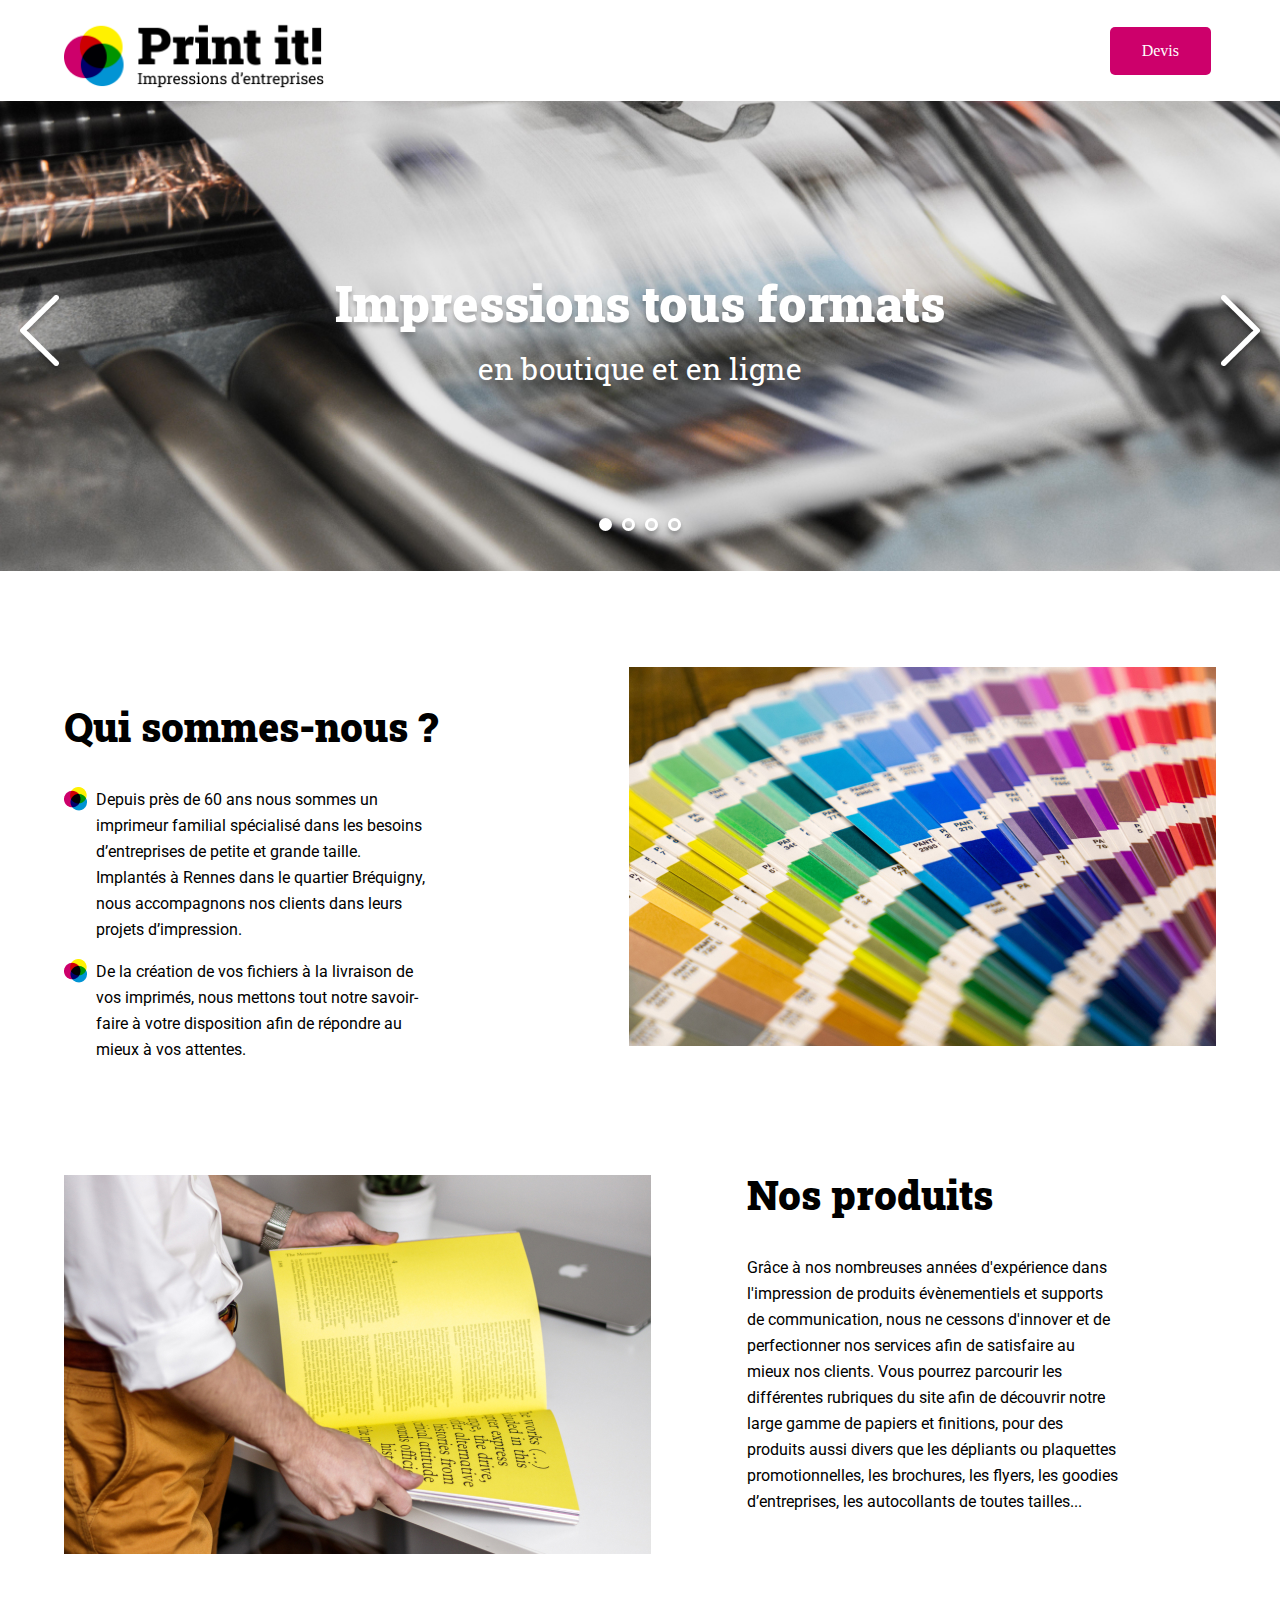
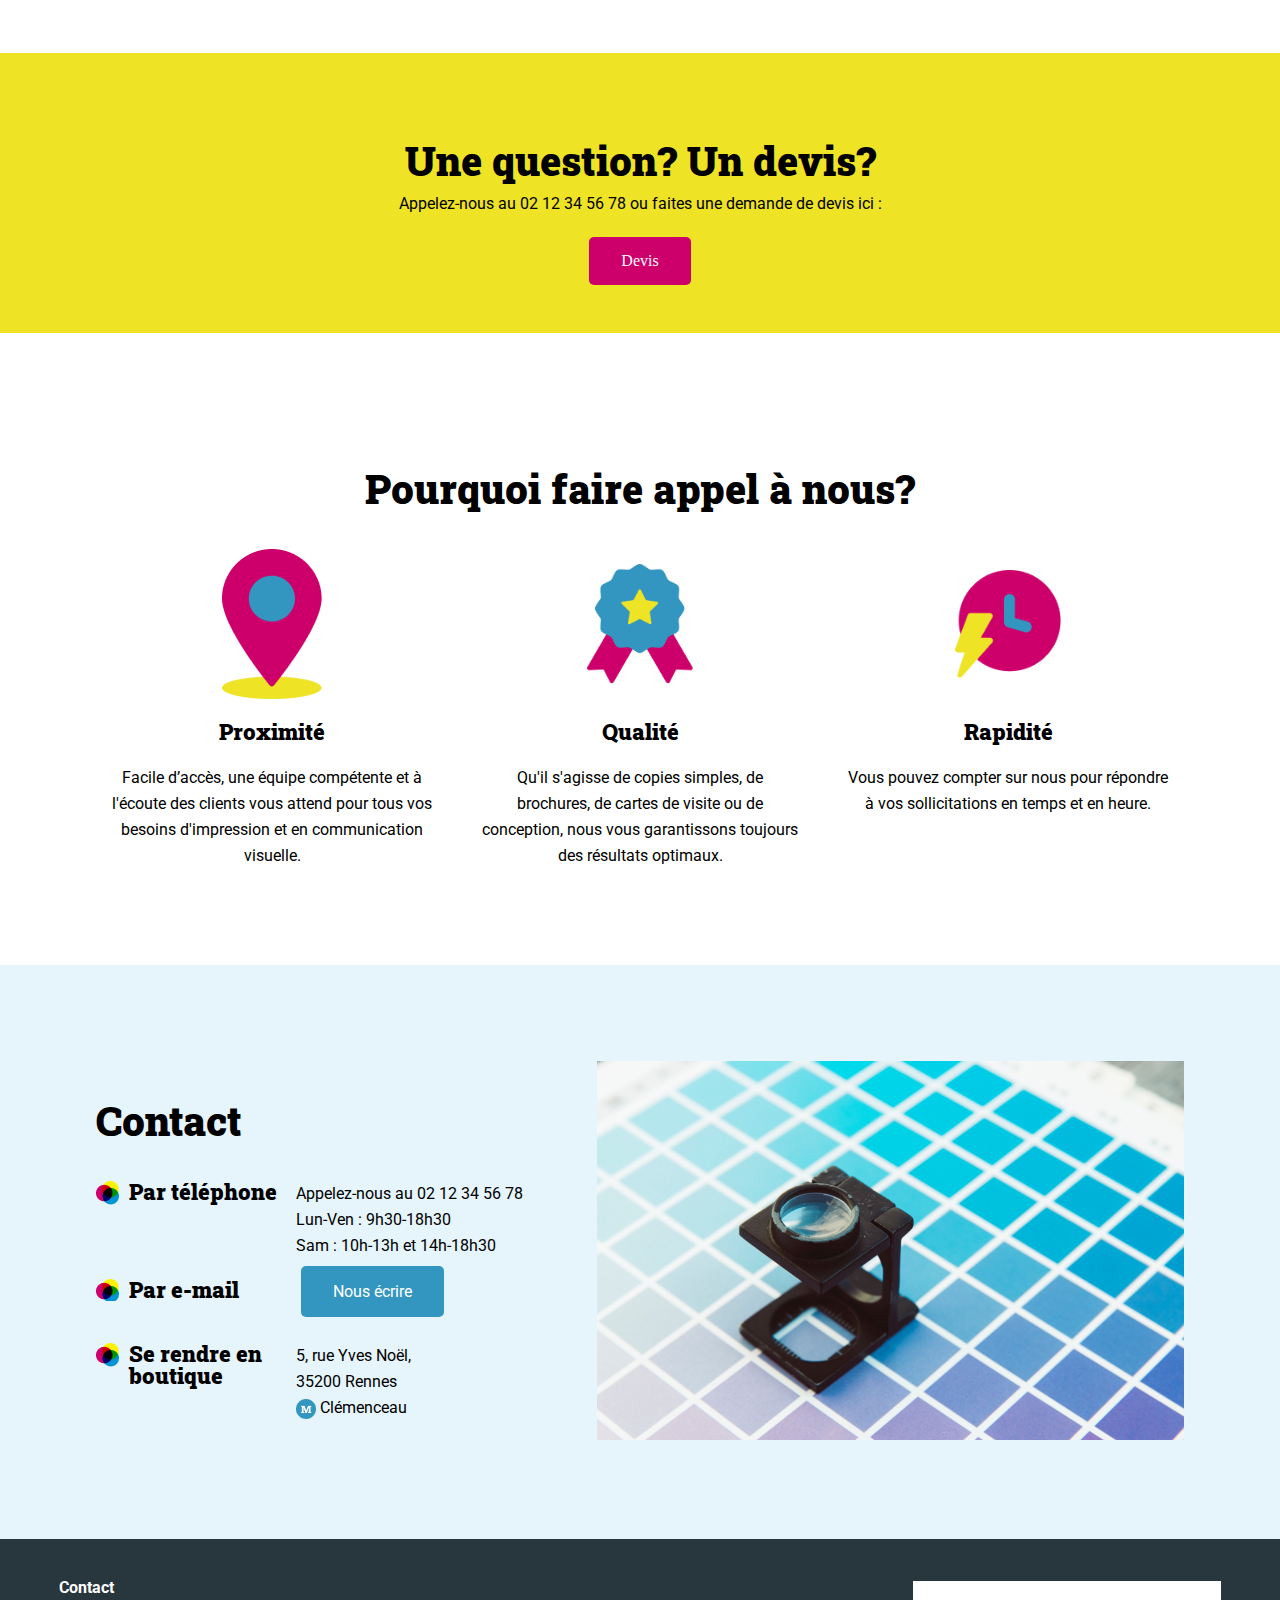
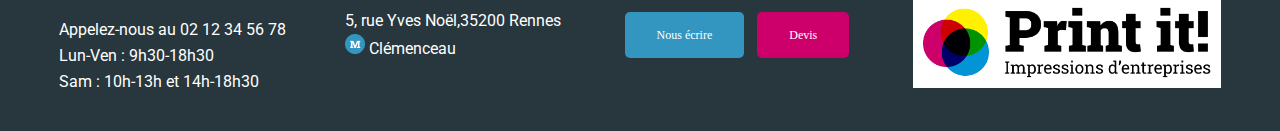
<file: index.html>
<!DOCTYPE html>
<html lang="fr">
<head>
	<meta charset="UTF-8">
	<meta name="viewport" content="width=device-width, initial-scale=1.0">
	<title>Print it ! - Impressions d'entreprise</title>
	<link rel="stylesheet" href="./assets/style.css">
	<link rel="preconnect" href="https://fonts.googleapis.com">
	<link rel="preconnect" href="https://fonts.gstatic.com" crossorigin>
	<link href="https://fonts.googleapis.com/css2?family=Roboto:wght@400;700&family=Roboto+Slab:wght@400;900&display=swap" rel="stylesheet">
	<script src="assets/script.js" defer></script>
</head>
<body>
<header class="container">
	<h1>
		<img class="logo" src="./assets/images/logo.png" alt="Print it ! Impressions d'entreprises" >
	</h1>
	<a class="btn devis" href="mailto:contact@print-it.tld">Devis</a>
</header>
<main>
	<div id="banner">
		<img class="banner-img" src="./assets/images/slideshow/slide1.jpg" alt="Banner Print-it">
		<button class="arrow arrow_left">
			<img src="assets/images/arrow_left.png" alt="Flèche de gauche">
		</button>
		<button class="arrow arrow_right">
			<img src="assets/images/arrow_right.png" alt="Flèche de droite">
		</button>
		<p>Impressions tous formats <span>en boutique et en ligne</span></p>
		<div class="dots">
			<i class="dot dot_selected" href=""></i>
			<i class="dot" href=""></i>
			<i class="dot" href=""></i>
			<i class="dot" href=""></i>
		</div>
	</div>
	<section id="about-us" class="container">
		<div>
			<h2>Qui sommes-nous ?</h2>
			<ul>
				<li>Depuis près de 60 ans nous sommes un imprimeur familial spécialisé dans les besoins d’entreprises de petite et grande taille. Implantés à Rennes dans le quartier Bréquigny, nous accompagnons nos clients dans leurs projets d’impression.</li>
				<li>De la création de vos fichiers à la livraison de vos imprimés, nous mettons tout notre savoir-faire à votre disposition afin de répondre au mieux à vos attentes.</li>
			</ul>
		</div>
		<aside>
			<img src="./assets/images/colors.jpg" alt="palette multicolore">
		</aside>
	</section>
	<section id="products" class="container">
		<div>
			<h2>Nos produits</h2>
			<p>Grâce à nos nombreuses années d'expérience dans l'impression de produits évènementiels et supports de communication, nous ne cessons d'innover et de perfectionner nos services afin de satisfaire au mieux nos clients. Vous pourrez parcourir les différentes rubriques du site afin de découvrir notre large gamme de papiers et finitions, pour des produits aussi divers que les dépliants ou plaquettes promotionnelles, les brochures, les flyers, les goodies d’entreprises, les autocollants de toutes tailles... </p>
		</div>
		<aside>
			<img src="./assets/images/yellow-book.jpg" alt="Imprimeur avec un livre jaune dans les mains">
		</aside>

	</section>
	<section id="question" class="bg-yellow">
		<h2>Une question? Un devis?</h2>
		<p>Appelez-nous au 02 12 34 56 78 ou faites une demande de devis ici :</p>
		<a href="mailto:contact@print-it.tld" class="btn devis">Devis</a>
	</section>
	<section id="why-us" class="container">
		<h2>Pourquoi faire appel à nous?</h2>
		<div>
			<article>
				<img src="./assets/images/proximity-icon.png" alt="Icone Proximité">
				<h3>Proximité</h3>
				<p>Facile d’accès, une équipe compétente et à l'écoute des clients vous attend pour tous vos besoins d'impression et en communication visuelle.</p>
			</article>
			<article>
				<img src="./assets/images/quality-icon.png" alt="Icone Qualité">
				<h3>Qualité</h3>
				<p>Qu'il s'agisse de copies simples, de brochures, de cartes de visite ou de conception, nous vous garantissons toujours des résultats optimaux.</p>
			</article>
			<article>
				<img src="./assets/images/speedy-icon.png" alt="Rapidité Qualité">
				<h3>Rapidité</h3>
				<p>Vous pouvez compter sur nous pour répondre à vos sollicitations en temps et en heure.</p>
			</article>
		</div>
	</section>
	<section id="contact" class="bg-lightblue">
		<div class="container">
			<div>
				<h2>Contact</h2>
				<div>
					<h3>Par téléphone</h3>
					<ul>
						<li>Appelez-nous au 02 12 34 56 78</li>
						<li>Lun-Ven : 9h30-18h30</li>
						<li>Sam : 10h-13h et 14h-18h30</li>
					</ul>
				</div>
				<div>
					<h3>Par e-mail</h3>
					<p>
						<a href="mailto:contact@print-it.tld" class="btn">Nous écrire</a>
					</p>
				</div>
				<div>
					<h3>Se rendre en boutique</h3>
					<p>5, rue Yves Noël,<br>
						35200 Rennes<br>
						<img class="inline-icon" src="./assets/images/metro.png" alt="metro"/> Clémenceau</p>
				</div>
			</div>
			<div>
				<img src="./assets/images/magnifying-glass.jpg" alt="Loupe avec palette bleue">
			</div>

		</div>
	</section>
</main>
<footer>
	<div>
		<p class="footer-contact">Contact</p>
		<ul>
			<li>Appelez-nous au 02 12 34 56 78</li>
			<li>Lun-Ven : 9h30-18h30</li>
			<li>Sam : 10h-13h et 14h-18h30</li>
		</ul>
	</div>
	<div>
		<p>5, rue Yves Noël,35200 Rennes<br>
			<img src="./assets/images/metro.png" alt="metro"/> Clémenceau</p>
	</div>
	<div>
		<a href="mailto:contact@print-it.tld" class="btn">Nous écrire</a>
		<a href="mailto:contact@print-it.tld?subject=Demande&nbsp;de&nbsp;devis" class="btn devis">Devis</a>
	</div>
	<div>
		<img class="footer-logo" src="./assets/images/logo.png" alt="Print it ! Impressions d'entreprises" >
	</div>
</footer>
<script src="./assets/script.js"></script>
</body>
</html>
</file>
<file: assets/style.css>
/* variables declaration */
:root {
	--primary-color: #3396C0;
	--secondary-color: #CD006B;
	--third-color: #EEE325;
}

/* Reset CSS */
* {
	-webkit-box-sizing: border-box;
	-moz-box-sizing: border-box;
	box-sizing: border-box;
}
html, body, div, span, applet, object, iframe,
h1, h2, h3, h4, h5, h6, p, blockquote, pre,
a, abbr, acronym, address, big, cite, code,
del, dfn, em, img, ins, kbd, q, s, samp,
small, strike, strong, sub, sup, tt, var,
b, u, i, center,
dl, dt, dd, ol, ul, li,
fieldset, form, label, legend,
table, caption, tbody, tfoot, thead, tr, th, td,
article, aside, canvas, details, embed,
figure, figcaption, footer, header, hgroup,
menu, nav, output, ruby, section, summary,
time, mark, audio, video {
	margin: 0;
	padding: 0;
	border: 0;
	font: inherit;
	font-size: 100%;
	vertical-align: baseline;
}
/* HTML5 display-role reset for older browsers */
article, aside, details, figcaption, figure,
footer, header, hgroup, menu, nav, section {
	display: block;
}
body {
	line-height: 1;
}
ol, ul {
	list-style: none;
}
blockquote, q {
	quotes: none;
}
blockquote:before, blockquote:after,
q:before, q:after {
	content: none;
}
table {
	border-collapse: collapse;
	border-spacing: 0;
}
body {

}
section {
	margin-block: 6em;
}
h2 {
	font-family: 'Roboto Slab', sans-serif;
	font-size: 40px;
	font-weight: 900;
	margin-block: 1em;
}
h3{
	font-family: 'Roboto Slab', sans-serif;
	font-size: 22px;
	font-weight: 900;
	margin-block: 1em;
}

p, li {
	font-family: Roboto, sans-serif;
	font-size: 16px;
	line-height: 26px;
}
.container {
	max-width: 1440px;
	margin-inline:auto;
	padding-inline: 5%;
}
header {
	display: flex;
	justify-content: space-between;
	align-items: center;
}
.logo{
	width: 260px;
	margin-block: 10px;
}

.btn {
	background-color: var(--primary-color) ;
	padding: 16px 32px;
	margin-inline:5px;
	border-radius: 5px;
	color: white;
	text-decoration: none;
}
.devis {
	background-color: var(--secondary-color);
}

#banner {
	display: flex;
	flex-direction: column;
	align-items: center;
	justify-content: center;
	width: 100%;
	min-height: 470px;
	position: relative;
}
.banner-img {
	position: absolute;
	width: 100%;
	height: 100%;
	z-index: -1;
	object-fit: cover;
	object-position: center;
}
/* Code CSS en prévision de l'ajout d'un carousel pour la bannière */
/* Gestion des fleches du carrousel */
#banner .arrow {
	position: absolute;
	border: none;
	outline: none;
	background: transparent;
}
#banner .arrow_left {
	left: 10px;
}
#banner .arrow_right {
	right: 10px;
}
/* Gestion des points du carrousel */
.dots {
	position: absolute;
	bottom: 40px;
	display: flex;
}
.dot {
	margin-inline: 5px;
	width: 13px;
	height: 13px;
	background-color: #ffffff00;
	border: 3px solid #fff;
	border-radius: 100%;
	box-shadow: 0 4px 4px rgba(0, 0, 0, 0.25);;
}
.dot_selected {
	background-color: #fff;
}
/* Fin du code CSS pour le carousel */
#banner p {
	font-family: 'Roboto Slab', sans-serif;
	font-weight: 900;
	font-size: 50px;
	line-height: 66px;
	color: white;
	text-shadow: 0 4px 4px rgba(0, 0, 0, 0.25);
	text-align: center;
}
#banner span {
	display: block;
	font-weight: 400;
	font-size: 30px;
}
#about-us {
	display: flex;
}
#about-us article, #about-us aside {
	flex:1;
}
#about-us li {
	background: url("./images/tricolor-icon.png") no-repeat left top;
	font-size: 16px;
	line-height: 26px;
	padding-left:2em;
	width: 65%;
	margin-bottom: 1em;

}

#products {
	display: flex;
	align-items: flex-start;
	flex-direction: row-reverse;
}
#products div, #products aside {
	flex:1;
}
#products div {
	padding: 0 6em;
}
#products h2 {
	margin-top: 0;
}
.bg-yellow {
	background-color: var(--third-color);
}
#question {
	display: flex;
	flex-direction: column;
	align-items: center;
	padding-block: 3em;
}
#question h2 {
	margin-bottom: 10px;
}
#question p {
	margin-bottom: 20px;
}

#why-us {
	display: flex;
	flex-direction: column;
	text-align: center;
}
#why-us > div{
	display: flex;
	justify-content: space-evenly;
}
#why-us article {
	max-width: 320px;
	display: flex;
	flex-direction: column;
}
#why-us img {
	width: 33%;
	height: 150px;
	text-align: center;
	margin-inline: auto;
	margin-block: 0;
	object-fit: contain;
}

.bg-lightblue{
	background-color: #E6F4FB;
}
#contact {
	margin-bottom: 0;
}
#contact article, #contact div {
	flex:1;
}


#contact .container {
	flex-direction: row;
	display: flex;
	padding: 6em ;
}

#contact .container > div > div {
	display: flex;
	padding-bottom: 20px;
}

#contact h3 {
	margin-top: 0;
	background: url("./images/tricolor-icon.png") no-repeat left top;
	padding-left:1.5em;
	width: 200px;
}
.inline-icon {
	vertical-align: middle;
}
footer {
	background-color: #28363D;
	color: white;
	display: flex;
	padding-block: 3em;
	justify-content: space-evenly;
	font-size: 12px;
	align-items: center;
}
footer div {

	position: relative;
}
.footer-logo {
	background-color: white;
	max-width: 308px;
	padding: 10px;
}
.footer-contact {
	margin-bottom: 1em;
	font-weight: 700;
	font-size: 16px;

}

@media all and (max-width: 1250px) {
	#contact > article {
		flex: 2;
	}
}
</file>
